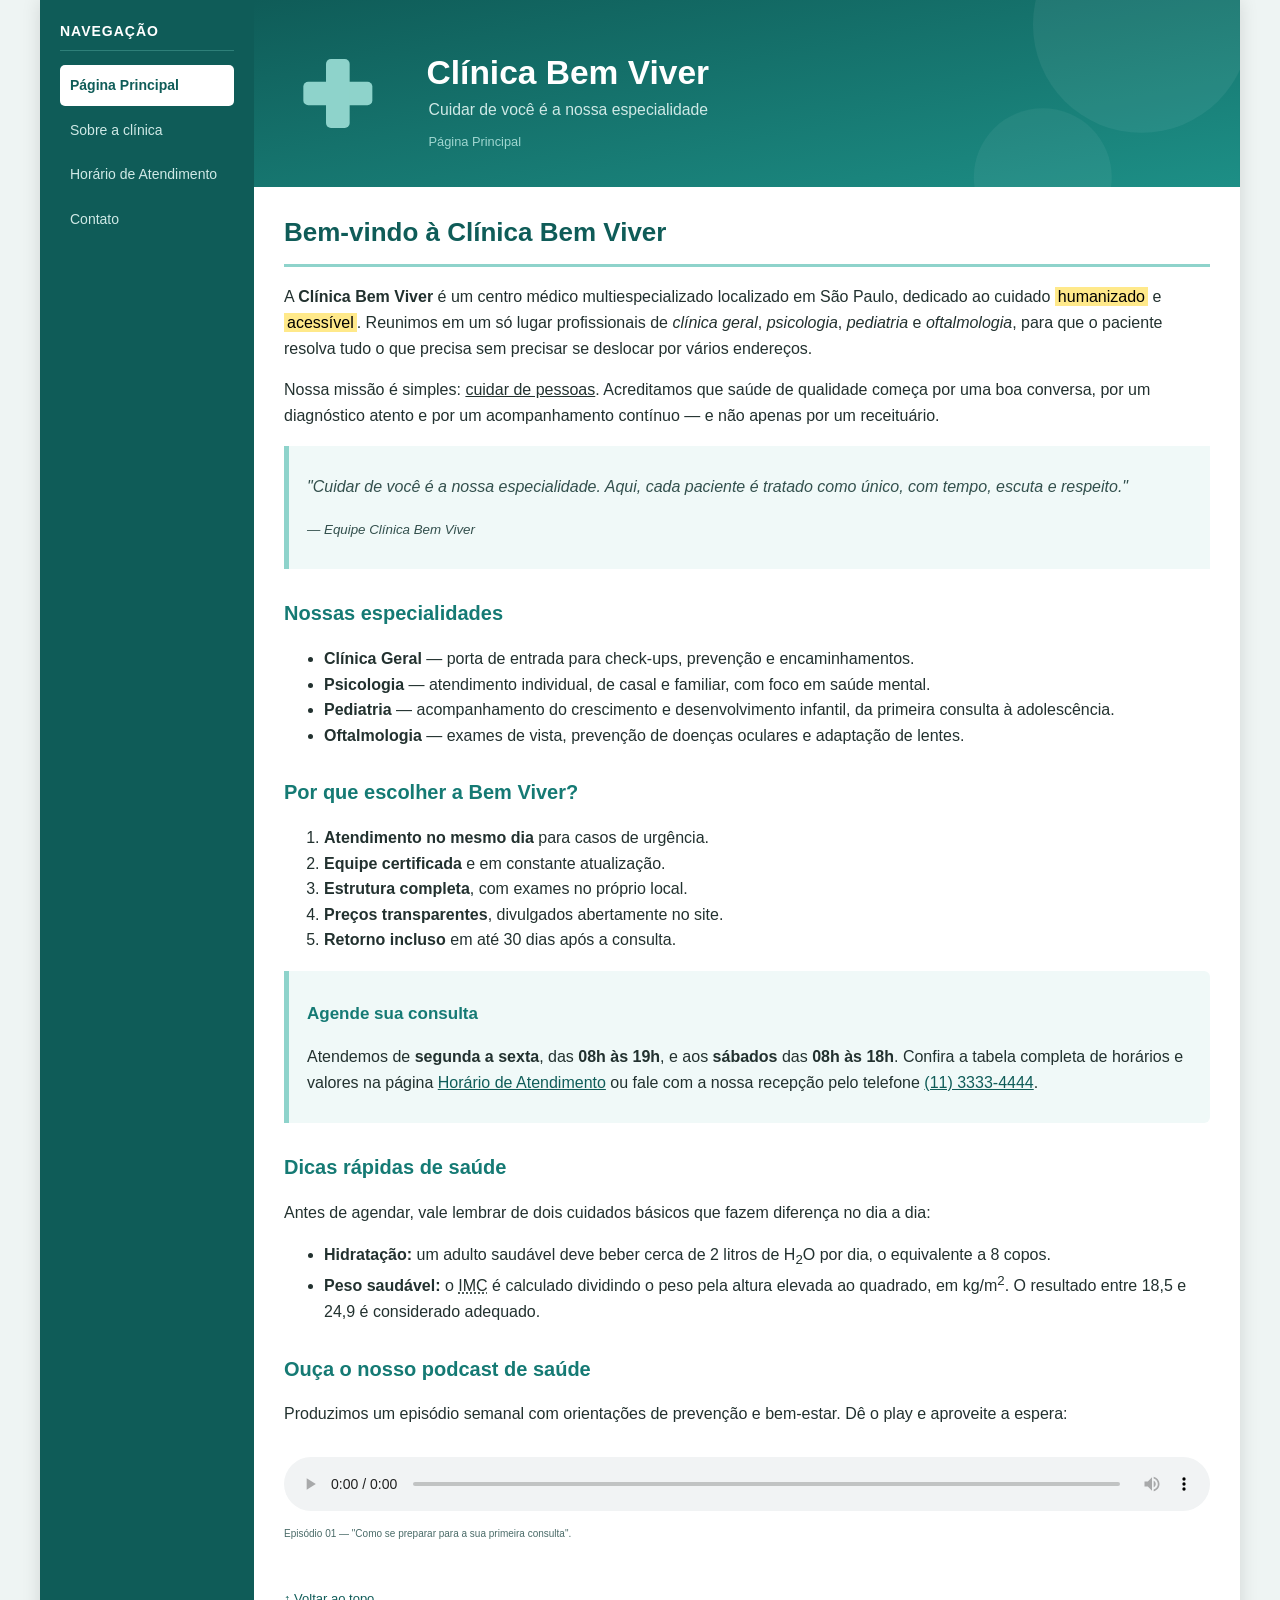
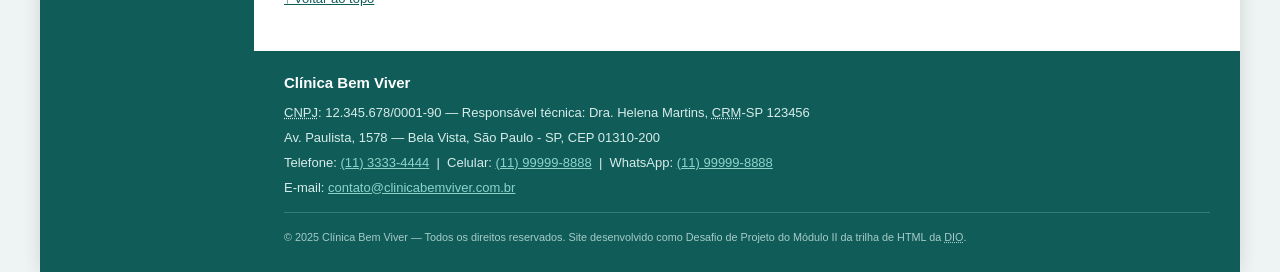
<file: index.html>
<!DOCTYPE html>
<html lang="pt-BR">
<head>
    <meta charset="UTF-8">
    <meta http-equiv="X-UA-Compatible" content="IE=edge">
    <meta name="viewport" content="width=device-width, initial-scale=1.0">
    <meta name="description" content="Clínica Bem Viver - atendimento médico multiespecializado em São Paulo. Clínica geral, psicologia, pediatria e oftalmologia.">
    <title>Clínica Bem Viver - Página Principal</title>
    <link rel="stylesheet" href="base.css">
</head>
<body>
    <div class="wrapper">

        <!-- ==================== MENU ==================== -->
        <nav class="menu">
            <h3>Navegação</h3>
            <ul>
                <li><a class="ativo" href="index.html">Página Principal</a></li>
                <li><a href="sobre.html">Sobre a clínica</a></li>
                <li><a href="horario.html">Horário de Atendimento</a></li>
                <li><a href="contato.html">Contato</a></li>
            </ul>
        </nav>

        <div class="main">

            <!-- ==================== HEADER ==================== -->
            <header class="header">
                <img src="images/principal.svg" alt="Fachada da Clínica Bem Viver com uma cruz médica ao lado do nome">
            </header>

            <!-- ==================== CONTENT ==================== -->
            <main class="content">
                <h1>Bem-vindo à Clínica Bem Viver</h1>

                <p>
                    A <strong>Clínica Bem Viver</strong> é um centro médico multiespecializado
                    localizado em São Paulo, dedicado ao cuidado <mark>humanizado</mark> e
                    <mark>acessível</mark>. Reunimos em um só lugar profissionais de
                    <i>clínica geral</i>, <i>psicologia</i>, <i>pediatria</i> e
                    <i>oftalmologia</i>, para que o paciente resolva tudo o que precisa sem
                    precisar se deslocar por vários endereços.
                </p>

                <p>
                    Nossa missão é simples: <u>cuidar de pessoas</u>. Acreditamos que saúde de
                    qualidade começa por uma boa conversa, por um diagnóstico atento e por um
                    acompanhamento contínuo &mdash; e não apenas por um receituário.
                </p>

                <blockquote>
                    <p>
                        "Cuidar de você é a nossa especialidade. Aqui, cada paciente é tratado
                        como único, com tempo, escuta e respeito."
                    </p>
                    <p><small>&mdash; Equipe Clínica Bem Viver</small></p>
                </blockquote>

                <h2>Nossas especialidades</h2>

                <ul>
                    <li>
                        <strong>Clínica Geral</strong> &mdash; porta de entrada para check-ups,
                        prevenção e encaminhamentos.
                    </li>
                    <li>
                        <strong>Psicologia</strong> &mdash; atendimento individual, de casal e
                        familiar, com foco em saúde mental.
                    </li>
                    <li>
                        <strong>Pediatria</strong> &mdash; acompanhamento do crescimento e
                        desenvolvimento infantil, da primeira consulta à adolescência.
                    </li>
                    <li>
                        <strong>Oftalmologia</strong> &mdash; exames de vista, prevenção de
                        doenças oculares e adaptação de lentes.
                    </li>
                </ul>

                <h2>Por que escolher a Bem Viver?</h2>

                <ol>
                    <li><strong>Atendimento no mesmo dia</strong> para casos de urgência.</li>
                    <li><strong>Equipe certificada</strong> e em constante atualização.</li>
                    <li><strong>Estrutura completa</strong>, com exames no próprio local.</li>
                    <li><strong>Preços transparentes</strong>, divulgados abertamente no site.</li>
                    <li><strong>Retorno incluso</strong> em até 30 dias após a consulta.</li>
                </ol>

                <div class="destaque">
                    <h3>Agende sua consulta</h3>
                    <p>
                        Atendemos de <strong>segunda a sexta</strong>, das <strong>08h às 19h</strong>,
                        e aos <strong>sábados</strong> das <strong>08h às 18h</strong>.
                        Confira a tabela completa de horários e valores na página
                        <a href="horario.html">Horário de Atendimento</a> ou fale com a nossa
                        recepção pelo telefone <a href="tel:+551133334444">(11) 3333-4444</a>.
                    </p>
                </div>

                <h2>Dicas rápidas de saúde</h2>

                <p>
                    Antes de agendar, vale lembrar de dois cuidados básicos que fazem
                    diferença no dia a dia:
                </p>

                <ul>
                    <li>
                        <strong>Hidratação:</strong> um adulto saudável deve beber cerca de
                        2 litros de H<sub>2</sub>O por dia, o equivalente a 8 copos.
                    </li>
                    <li>
                        <strong>Peso saudável:</strong> o
                        <abbr title="Índice de Massa Corporal">IMC</abbr> é calculado dividindo
                        o peso pela altura elevada ao quadrado, em kg/m<sup>2</sup>. O resultado
                        entre 18,5 e 24,9 é considerado adequado.
                    </li>
                </ul>

                <h2>Ouça o nosso podcast de saúde</h2>
                <p>
                    Produzimos um episódio semanal com orientações de prevenção e bem-estar.
                    Dê o play e aproveite a espera:
                </p>
                <figure>
                    <audio controls>
                        <source src="https://www.w3schools.com/html/horse.mp3" type="audio/mpeg">
                        Seu navegador não suporta a reprodução de áudio.
                        <a href="https://www.w3schools.com/html/horse.mp3">Baixe o arquivo aqui</a>.
                    </audio>
                    <figcaption>
                        <small>Episódio 01 &mdash; "Como se preparar para a sua primeira consulta".</small>
                    </figcaption>
                </figure>

                <p><small><a class="voltar-topo" href="#top">&uarr; Voltar ao topo</a></small></p>
            </main>

            <!-- ==================== FOOTER ==================== -->
            <footer class="footer">
                <h4>Clínica Bem Viver</h4>
                <p>
                    <abbr title="Cadastro Nacional da Pessoa Jurídica">CNPJ</abbr>:
                    12.345.678/0001-90 &mdash; Responsável técnica:
                    Dra. Helena Martins, <abbr title="Conselho Regional de Medicina">CRM</abbr>-SP 123456
                </p>
                <p>
                    Av. Paulista, 1578 &mdash; Bela Vista, São Paulo - SP, CEP 01310-200
                </p>
                <p>
                    Telefone: <a href="tel:+551133334444">(11) 3333-4444</a> &nbsp;|&nbsp;
                    Celular: <a href="tel:+5511999998888">(11) 99999-8888</a> &nbsp;|&nbsp;
                    WhatsApp: <a href="https://wa.me/5511999998888" target="_blank" rel="noopener">(11) 99999-8888</a>
                </p>
                <p>
                    E-mail: <a href="mailto:contato@clinicabemviver.com.br">contato@clinicabemviver.com.br</a>
                </p>
                <hr>
                <p>
                    <small>
                        &copy; 2025 Clínica Bem Viver &mdash; Todos os direitos reservados.
                        Site desenvolvido como Desafio de Projeto do Módulo II da trilha de HTML da
                        <abbr title="Digital Innovation One">DIO</abbr>.
                    </small>
                </p>
            </footer>

        </div>
    </div>
</body>
</html>
</file>
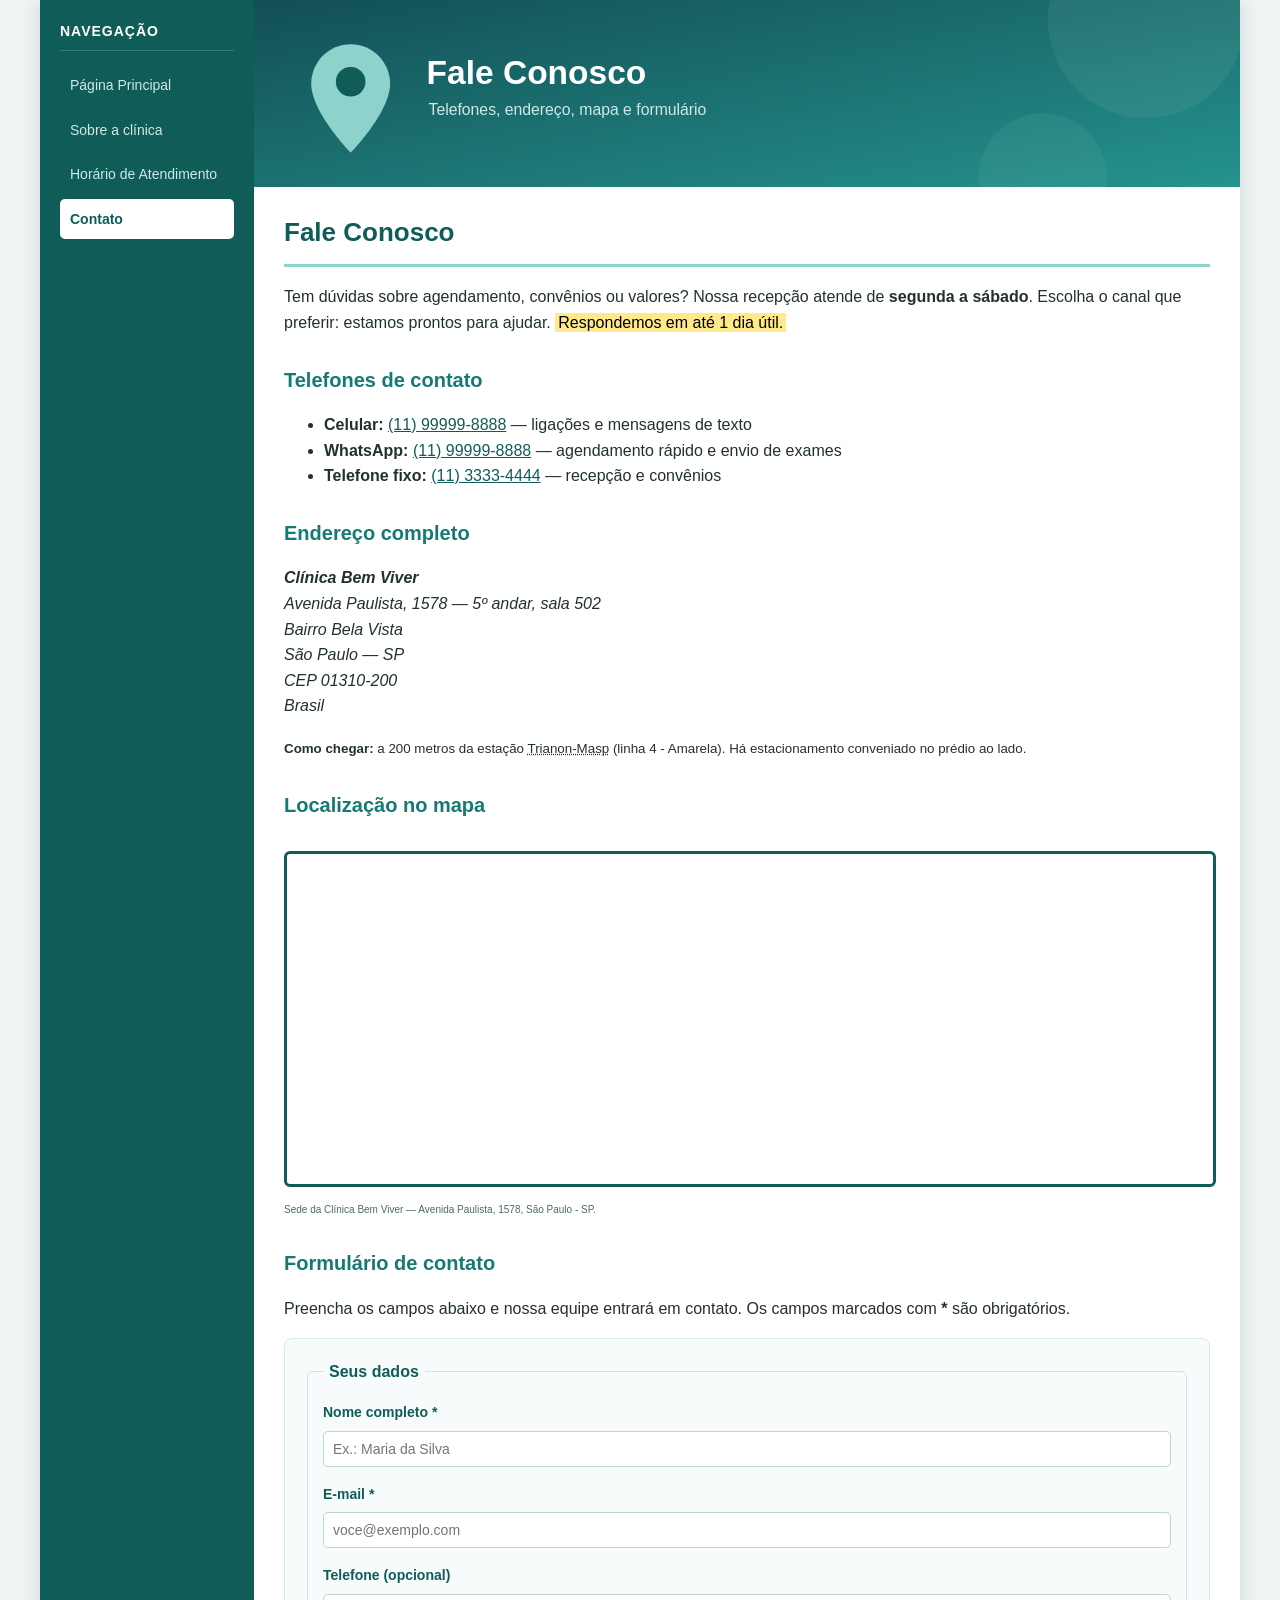
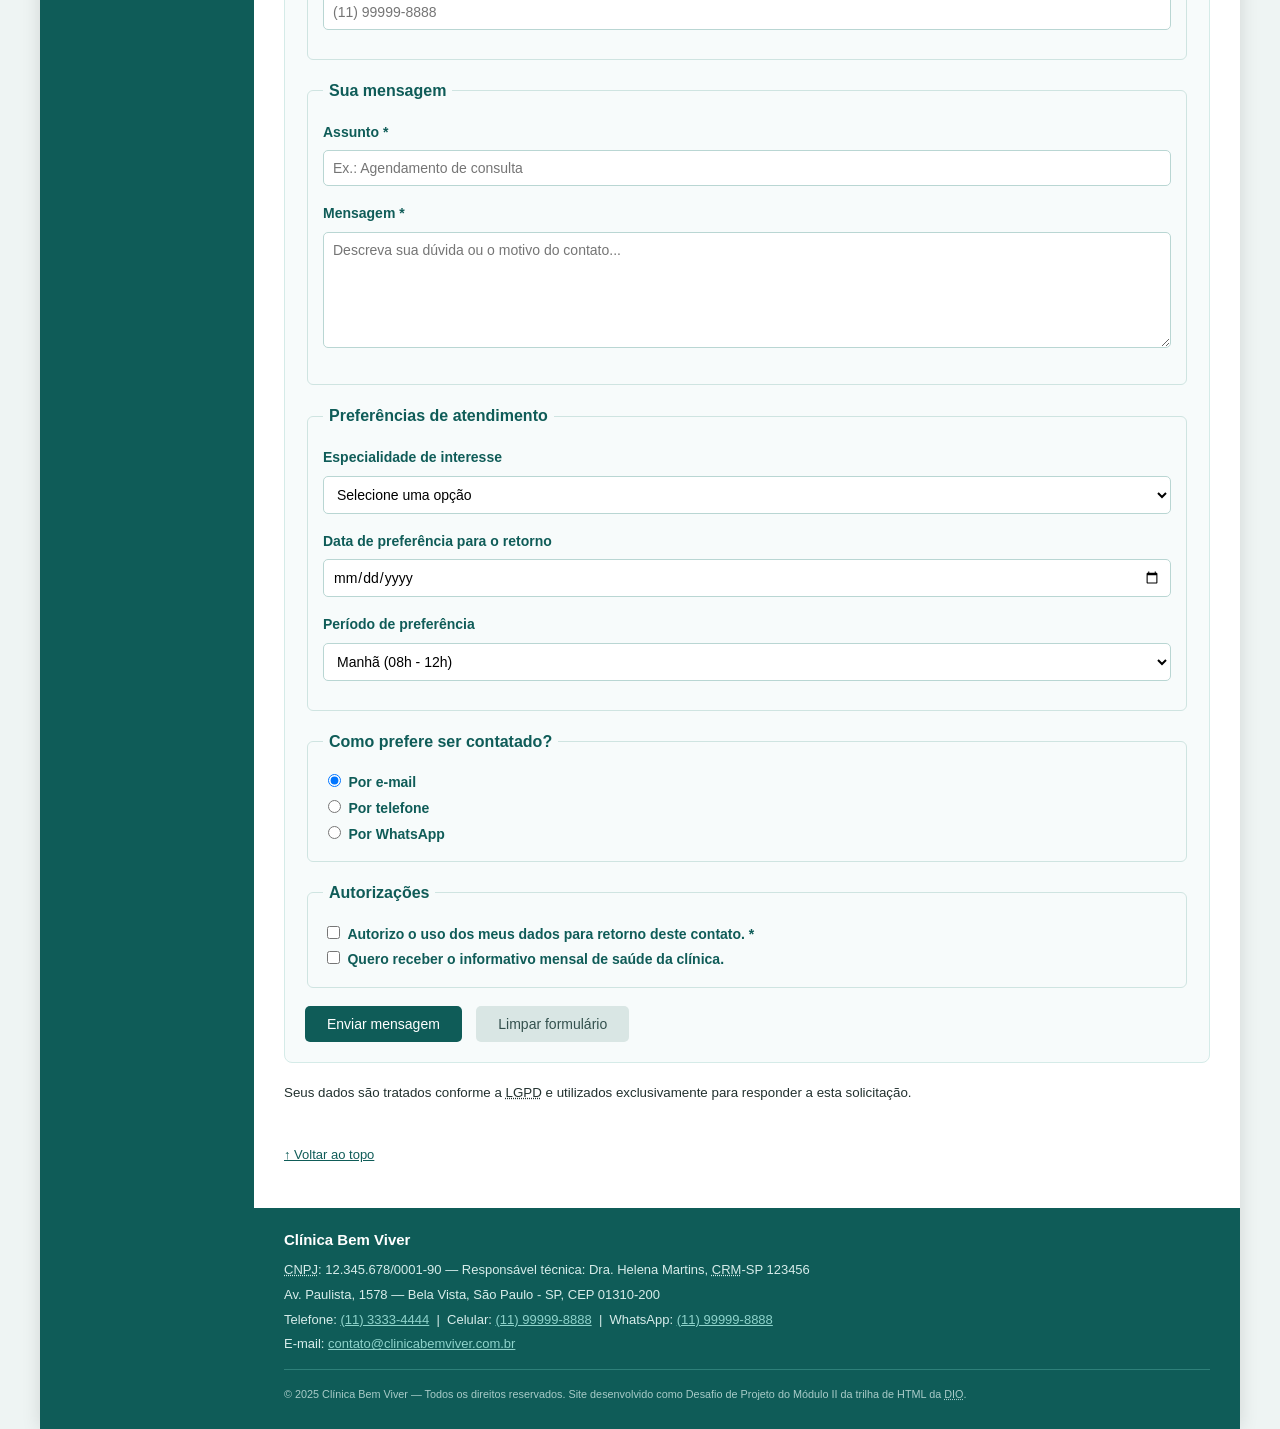
<file: contato.html>
<!DOCTYPE html>
<html lang="pt-BR">
<head>
    <meta charset="UTF-8">
    <meta http-equiv="X-UA-Compatible" content="IE=edge">
    <meta name="viewport" content="width=device-width, initial-scale=1.0">
    <meta name="description" content="Telefones, endereço, mapa e formulário de contato da Clínica Bem Viver em São Paulo.">
    <title>Clínica Bem Viver - Contato</title>
    <link rel="stylesheet" href="base.css">
</head>
<body>
    <div class="wrapper">

        <!-- ==================== MENU ==================== -->
        <nav class="menu">
            <h3>Navegação</h3>
            <ul>
                <li><a href="index.html">Página Principal</a></li>
                <li><a href="sobre.html">Sobre a clínica</a></li>
                <li><a href="horario.html">Horário de Atendimento</a></li>
                <li><a class="ativo" href="contato.html">Contato</a></li>
            </ul>
        </nav>

        <div class="main">

            <!-- ==================== HEADER ==================== -->
            <header class="header">
                <img src="images/contato.svg" alt="Ilustração de um marcador de mapa representando a localização da clínica">
            </header>

            <!-- ==================== CONTENT ==================== -->
            <main class="content">
                <h1>Fale Conosco</h1>

                <p>
                    Tem dúvidas sobre agendamento, convênios ou valores? Nossa recepção
                    atende de <strong>segunda a sábado</strong>. Escolha o canal que preferir:
                    estamos prontos para ajudar. <mark>Respondemos em até 1 dia útil.</mark>
                </p>

                <h2>Telefones de contato</h2>

                <ul>
                    <li>
                        <strong>Celular:</strong>
                        <a href="tel:+5511999998888">(11) 99999-8888</a>
                        &mdash; ligações e mensagens de texto
                    </li>
                    <li>
                        <strong>WhatsApp:</strong>
                        <a href="https://wa.me/5511999998888" target="_blank" rel="noopener">(11) 99999-8888</a>
                        &mdash; agendamento rápido e envio de exames
                    </li>
                    <li>
                        <strong>Telefone fixo:</strong>
                        <a href="tel:+551133334444">(11) 3333-4444</a>
                        &mdash; recepção e convênios
                    </li>
                </ul>

                <h2>Endereço completo</h2>

                <address>
                    <strong>Clínica Bem Viver</strong><br>
                    Avenida Paulista, 1578 &mdash; 5&ordm; andar, sala 502<br>
                    Bairro Bela Vista<br>
                    São Paulo &mdash; SP<br>
                    CEP 01310-200<br>
                    Brasil
                </address>

                <p>
                    <small>
                        <strong>Como chegar:</strong> a 200 metros da estação
                        <abbr title="Estação da linha amarela do metrô de São Paulo">Trianon-Masp</abbr>
                        (linha 4 - Amarela). Há estacionamento conveniado no prédio ao lado.
                    </small>
                </p>

                <h2>Localização no mapa</h2>

                <figure>
                    <iframe
                        class="mapa"
                        src="https://www.google.com/maps/embed?pb=!1m18!1m12!1m3!1d3657.123!2d-46.6559!3d-23.5614!2m3!1f0!2f0!3f0!3m2!1i1024!2i768!4f13.1!3m3!1m2!1s0x0%3A0x0!2sAvenida%20Paulista%2C%201578%20-%20Bela%20Vista%2C%20S%C3%A3o%20Paulo%20-%20SP%2C%2001310-200!5e0!3m2!1spt-BR!2sbr!4v1700000000000!5m2!1spt-BR!2sbr"
                        title="Mapa do Google mostrando a localização da Clínica Bem Viver na Avenida Paulista, 1578"
                        loading="lazy"
                        referrerpolicy="no-referrer-when-downgrade"
                        allowfullscreen>
                        Seu navegador não suporta iframes.
                        <a href="https://www.google.com/maps/search/?api=1&amp;query=Avenida+Paulista+1578+Sao+Paulo" target="_blank" rel="noopener">
                            Abra o mapa em uma nova aba
                        </a>.
                    </iframe>
                    <figcaption>
                        <small>Sede da Clínica Bem Viver &mdash; Avenida Paulista, 1578, São Paulo - SP.</small>
                    </figcaption>
                </figure>

                <h2>Formulário de contato</h2>

                <p>
                    Preencha os campos abaixo e nossa equipe entrará em contato. Os campos
                    marcados com <strong>*</strong> são obrigatórios.
                </p>

                <form action="#" method="post">

                    <fieldset>
                        <legend>Seus dados</legend>

                        <label for="nome">Nome completo *</label>
                        <input type="text" id="nome" name="nome" placeholder="Ex.: Maria da Silva"
                               maxlength="80" required>

                        <label for="email">E-mail *</label>
                        <input type="email" id="email" name="email" placeholder="voce@exemplo.com"
                               required>

                        <label for="telefone">Telefone (opcional)</label>
                        <input type="tel" id="telefone" name="telefone"
                               placeholder="(11) 99999-8888" pattern="\([0-9]{2}\) [0-9]{4,5}-[0-9]{4}">
                    </fieldset>

                    <fieldset>
                        <legend>Sua mensagem</legend>

                        <label for="assunto">Assunto *</label>
                        <input type="text" id="assunto" name="assunto"
                               placeholder="Ex.: Agendamento de consulta" maxlength="100" required>

                        <label for="mensagem">Mensagem *</label>
                        <textarea id="mensagem" name="mensagem" rows="6"
                                  placeholder="Descreva sua dúvida ou o motivo do contato..."
                                  required></textarea>
                    </fieldset>

                    <fieldset>
                        <legend>Preferências de atendimento</legend>

                        <label for="especialidade">Especialidade de interesse</label>
                        <select id="especialidade" name="especialidade">
                            <option value="">Selecione uma opção</option>
                            <option value="clinica-geral">Clínica geral</option>
                            <option value="psicologia">Psicologia</option>
                            <option value="pediatria">Pediatria</option>
                            <option value="oftalmologia">Oftalmologia</option>
                        </select>

                        <label for="data">Data de preferência para o retorno</label>
                        <input type="date" id="data" name="data">

                        <label for="horario-pref">Período de preferência</label>
                        <select id="horario-pref" name="horario-pref">
                            <option value="manha">Manhã (08h - 12h)</option>
                            <option value="tarde">Tarde (12h - 19h)</option>
                            <option value="sabado">Sábado</option>
                        </select>
                    </fieldset>

                    <fieldset>
                        <legend>Como prefere ser contatado?</legend>

                        <input type="radio" id="contato-email" name="via-contato" value="email" checked>
                        <label for="contato-email">Por e-mail</label><br>

                        <input type="radio" id="contato-telefone" name="via-contato" value="telefone">
                        <label for="contato-telefone">Por telefone</label><br>

                        <input type="radio" id="contato-whatsapp" name="via-contato" value="whatsapp">
                        <label for="contato-whatsapp">Por WhatsApp</label>
                    </fieldset>

                    <fieldset>
                        <legend>Autorizações</legend>

                        <input type="checkbox" id="aceite" name="aceite" required>
                        <label for="aceite">
                            Autorizo o uso dos meus dados para retorno deste contato. *
                        </label><br>

                        <input type="checkbox" id="newsletter" name="newsletter">
                        <label for="newsletter">
                            Quero receber o informativo mensal de saúde da clínica.
                        </label>
                    </fieldset>

                    <button type="submit">Enviar mensagem</button>
                    <button type="reset">Limpar formulário</button>

                </form>

                <p>
                    <small>
                        Seus dados são tratados conforme a
                        <abbr title="Lei Geral de Proteção de Dados Pessoais, Lei nº 13.709/2018">LGPD</abbr>
                        e utilizados exclusivamente para responder a esta solicitação.
                    </small>
                </p>

                <p><small><a class="voltar-topo" href="#top">&uarr; Voltar ao topo</a></small></p>
            </main>

            <!-- ==================== FOOTER ==================== -->
            <footer class="footer">
                <h4>Clínica Bem Viver</h4>
                <p>
                    <abbr title="Cadastro Nacional da Pessoa Jurídica">CNPJ</abbr>:
                    12.345.678/0001-90 &mdash; Responsável técnica:
                    Dra. Helena Martins, <abbr title="Conselho Regional de Medicina">CRM</abbr>-SP 123456
                </p>
                <p>
                    Av. Paulista, 1578 &mdash; Bela Vista, São Paulo - SP, CEP 01310-200
                </p>
                <p>
                    Telefone: <a href="tel:+551133334444">(11) 3333-4444</a> &nbsp;|&nbsp;
                    Celular: <a href="tel:+5511999998888">(11) 99999-8888</a> &nbsp;|&nbsp;
                    WhatsApp: <a href="https://wa.me/5511999998888" target="_blank" rel="noopener">(11) 99999-8888</a>
                </p>
                <p>
                    E-mail: <a href="mailto:contato@clinicabemviver.com.br">contato@clinicabemviver.com.br</a>
                </p>
                <hr>
                <p>
                    <small>
                        &copy; 2025 Clínica Bem Viver &mdash; Todos os direitos reservados.
                        Site desenvolvido como Desafio de Projeto do Módulo II da trilha de HTML da
                        <abbr title="Digital Innovation One">DIO</abbr>.
                    </small>
                </p>
            </footer>

        </div>
    </div>
</body>
</html>
</file>
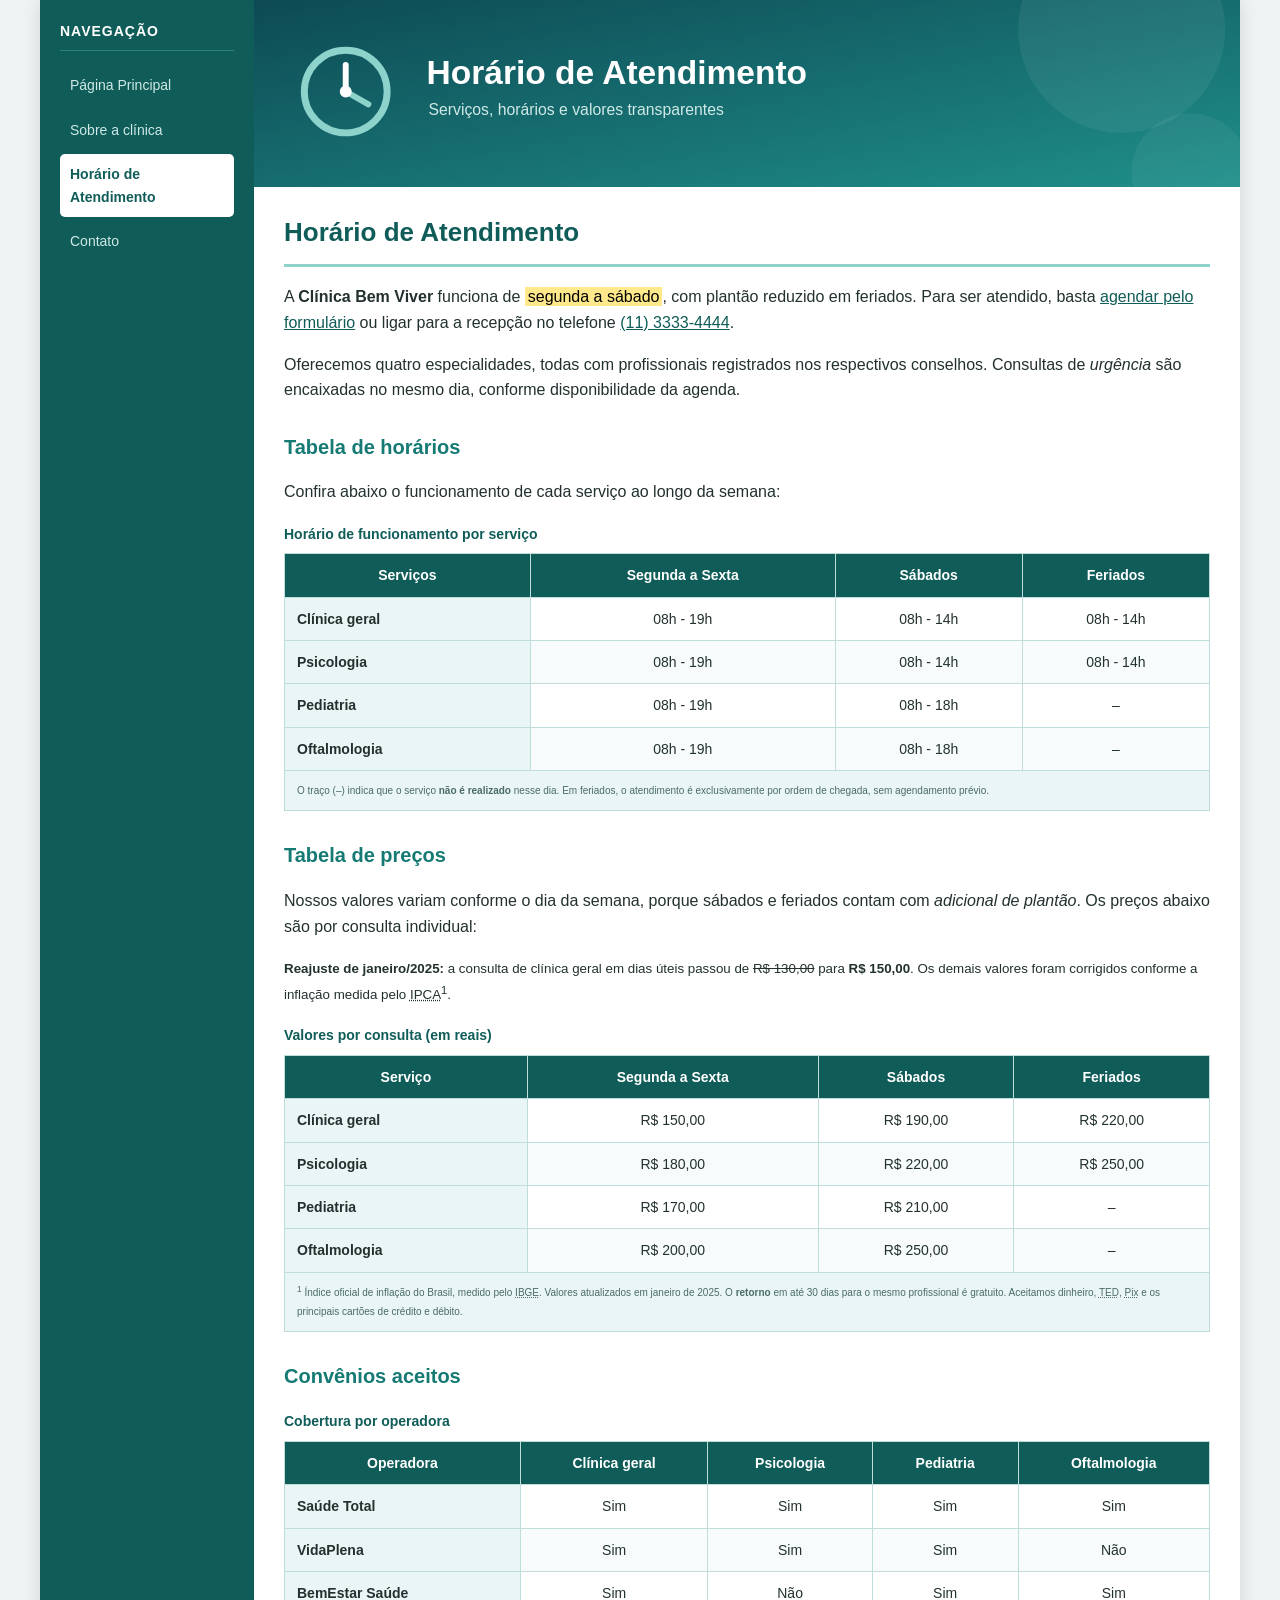
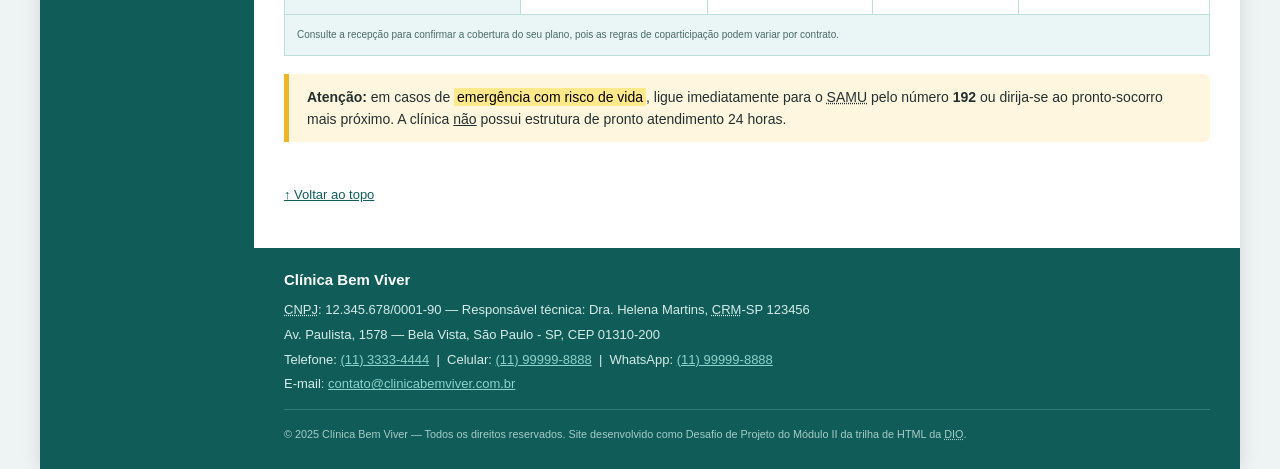
<file: horario.html>
<!DOCTYPE html>
<html lang="pt-BR">
<head>
    <meta charset="UTF-8">
    <meta http-equiv="X-UA-Compatible" content="IE=edge">
    <meta name="viewport" content="width=device-width, initial-scale=1.0">
    <meta name="description" content="Horários de atendimento e tabela de preços por especialidade da Clínica Bem Viver.">
    <title>Clínica Bem Viver - Horário de Atendimento</title>
    <link rel="stylesheet" href="base.css">
</head>
<body>
    <div class="wrapper">

        <!-- ==================== MENU ==================== -->
        <nav class="menu">
            <h3>Navegação</h3>
            <ul>
                <li><a href="index.html">Página Principal</a></li>
                <li><a href="sobre.html">Sobre a clínica</a></li>
                <li><a class="ativo" href="horario.html">Horário de Atendimento</a></li>
                <li><a href="contato.html">Contato</a></li>
            </ul>
        </nav>

        <div class="main">

            <!-- ==================== HEADER ==================== -->
            <header class="header">
                <img src="images/horario.svg" alt="Ilustração de um relógio representando os horários de atendimento">
            </header>

            <!-- ==================== CONTENT ==================== -->
            <main class="content">
                <h1>Horário de Atendimento</h1>

                <p>
                    A <strong>Clínica Bem Viver</strong> funciona de <mark>segunda a sábado</mark>,
                    com plantão reduzido em feriados. Para ser atendido, basta
                    <a href="contato.html">agendar pelo formulário</a> ou ligar para a recepção
                    no telefone <a href="tel:+551133334444">(11) 3333-4444</a>.
                </p>

                <p>
                    Oferecemos quatro especialidades, todas com profissionais registrados nos
                    respectivos conselhos. Consultas de <i>urgência</i> são encaixadas no mesmo
                    dia, conforme disponibilidade da agenda.
                </p>

                <h2>Tabela de horários</h2>

                <p>
                    Confira abaixo o funcionamento de cada serviço ao longo da semana:
                </p>

                <table>
                    <caption>Horário de funcionamento por serviço</caption>
                    <thead>
                        <tr>
                            <th scope="col">Serviços</th>
                            <th scope="col">Segunda a Sexta</th>
                            <th scope="col">Sábados</th>
                            <th scope="col">Feriados</th>
                        </tr>
                    </thead>
                    <tbody>
                        <tr>
                            <th scope="row">Clínica geral</th>
                            <td>08h - 19h</td>
                            <td>08h - 14h</td>
                            <td>08h - 14h</td>
                        </tr>
                        <tr>
                            <th scope="row">Psicologia</th>
                            <td>08h - 19h</td>
                            <td>08h - 14h</td>
                            <td>08h - 14h</td>
                        </tr>
                        <tr>
                            <th scope="row">Pediatria</th>
                            <td>08h - 19h</td>
                            <td>08h - 18h</td>
                            <td>&ndash;</td>
                        </tr>
                        <tr>
                            <th scope="row">Oftalmologia</th>
                            <td>08h - 19h</td>
                            <td>08h - 18h</td>
                            <td>&ndash;</td>
                        </tr>
                    </tbody>
                    <tfoot>
                        <tr>
                            <td colspan="4">
                                <small>
                                    O traço (&ndash;) indica que o serviço <strong>não é realizado</strong>
                                    nesse dia. Em feriados, o atendimento é exclusivamente por ordem
                                    de chegada, sem agendamento prévio.
                                </small>
                            </td>
                        </tr>
                    </tfoot>
                </table>

                <h2>Tabela de preços</h2>

                <p>
                    Nossos valores variam conforme o dia da semana, porque sábados e feriados
                    contam com <i>adicional de plantão</i>. Os preços abaixo são por consulta
                    individual:
                </p>

                <p>
                    <small>
                        <strong>Reajuste de janeiro/2025:</strong> a consulta de clínica geral
                        em dias úteis passou de <del>R$ 130,00</del> para <strong>R$ 150,00</strong>.
                        Os demais valores foram corrigidos conforme a inflação medida pelo
                        <abbr title="Índice Nacional de Preços ao Consumidor Amplo">IPCA</abbr><sup>1</sup>.
                    </small>
                </p>

                <table>
                    <caption>Valores por consulta (em reais)</caption>
                    <thead>
                        <tr>
                            <th scope="col">Serviço</th>
                            <th scope="col">Segunda a Sexta</th>
                            <th scope="col">Sábados</th>
                            <th scope="col">Feriados</th>
                        </tr>
                    </thead>
                    <tbody>
                        <tr>
                            <th scope="row">Clínica geral</th>
                            <td>R$ 150,00</td>
                            <td>R$ 190,00</td>
                            <td>R$ 220,00</td>
                        </tr>
                        <tr>
                            <th scope="row">Psicologia</th>
                            <td>R$ 180,00</td>
                            <td>R$ 220,00</td>
                            <td>R$ 250,00</td>
                        </tr>
                        <tr>
                            <th scope="row">Pediatria</th>
                            <td>R$ 170,00</td>
                            <td>R$ 210,00</td>
                            <td>&ndash;</td>
                        </tr>
                        <tr>
                            <th scope="row">Oftalmologia</th>
                            <td>R$ 200,00</td>
                            <td>R$ 250,00</td>
                            <td>&ndash;</td>
                        </tr>
                    </tbody>
                    <tfoot>
                        <tr>
                            <td colspan="4">
                                <small>
                                    <sup>1</sup> Índice oficial de inflação do Brasil, medido pelo
                                    <abbr title="Instituto Brasileiro de Geografia e Estatística">IBGE</abbr>.
                                    Valores atualizados em janeiro de 2025. O <strong>retorno</strong>
                                    em até 30 dias para o mesmo profissional é gratuito.
                                    Aceitamos dinheiro, <abbr title="Transferência Eletrônica Disponível">TED</abbr>,
                                    <abbr title="Pix é o sistema de pagamentos instantâneos do Banco Central do Brasil">Pix</abbr>
                                    e os principais cartões de crédito e débito.
                                </small>
                            </td>
                        </tr>
                    </tfoot>
                </table>

                <h2>Convênios aceitos</h2>

                <table>
                    <caption>Cobertura por operadora</caption>
                    <thead>
                        <tr>
                            <th scope="col">Operadora</th>
                            <th scope="col">Clínica geral</th>
                            <th scope="col">Psicologia</th>
                            <th scope="col">Pediatria</th>
                            <th scope="col">Oftalmologia</th>
                        </tr>
                    </thead>
                    <tbody>
                        <tr>
                            <th scope="row">Saúde Total</th>
                            <td>Sim</td>
                            <td>Sim</td>
                            <td>Sim</td>
                            <td>Sim</td>
                        </tr>
                        <tr>
                            <th scope="row">VidaPlena</th>
                            <td>Sim</td>
                            <td>Sim</td>
                            <td>Sim</td>
                            <td>Não</td>
                        </tr>
                        <tr>
                            <th scope="row">BemEstar Saúde</th>
                            <td>Sim</td>
                            <td>Não</td>
                            <td>Sim</td>
                            <td>Sim</td>
                        </tr>
                    </tbody>
                    <tfoot>
                        <tr>
                            <td colspan="5">
                                <small>
                                    Consulte a recepção para confirmar a cobertura do seu plano,
                                    pois as regras de coparticipação podem variar por contrato.
                                </small>
                            </td>
                        </tr>
                    </tfoot>
                </table>

                <div class="aviso">
                    <strong>Atenção:</strong> em casos de <mark>emergência com risco de vida</mark>,
                    ligue imediatamente para o <abbr title="Serviço de Atendimento Móvel de Urgência">SAMU</abbr>
                    pelo número <strong>192</strong> ou dirija-se ao pronto-socorro mais próximo.
                    A clínica <u>não</u> possui estrutura de pronto atendimento 24 horas.
                </div>

                <p><small><a class="voltar-topo" href="#top">&uarr; Voltar ao topo</a></small></p>
            </main>

            <!-- ==================== FOOTER ==================== -->
            <footer class="footer">
                <h4>Clínica Bem Viver</h4>
                <p>
                    <abbr title="Cadastro Nacional da Pessoa Jurídica">CNPJ</abbr>:
                    12.345.678/0001-90 &mdash; Responsável técnica:
                    Dra. Helena Martins, <abbr title="Conselho Regional de Medicina">CRM</abbr>-SP 123456
                </p>
                <p>
                    Av. Paulista, 1578 &mdash; Bela Vista, São Paulo - SP, CEP 01310-200
                </p>
                <p>
                    Telefone: <a href="tel:+551133334444">(11) 3333-4444</a> &nbsp;|&nbsp;
                    Celular: <a href="tel:+5511999998888">(11) 99999-8888</a> &nbsp;|&nbsp;
                    WhatsApp: <a href="https://wa.me/5511999998888" target="_blank" rel="noopener">(11) 99999-8888</a>
                </p>
                <p>
                    E-mail: <a href="mailto:contato@clinicabemviver.com.br">contato@clinicabemviver.com.br</a>
                </p>
                <hr>
                <p>
                    <small>
                        &copy; 2025 Clínica Bem Viver &mdash; Todos os direitos reservados.
                        Site desenvolvido como Desafio de Projeto do Módulo II da trilha de HTML da
                        <abbr title="Digital Innovation One">DIO</abbr>.
                    </small>
                </p>
            </footer>

        </div>
    </div>
</body>
</html>
</file>
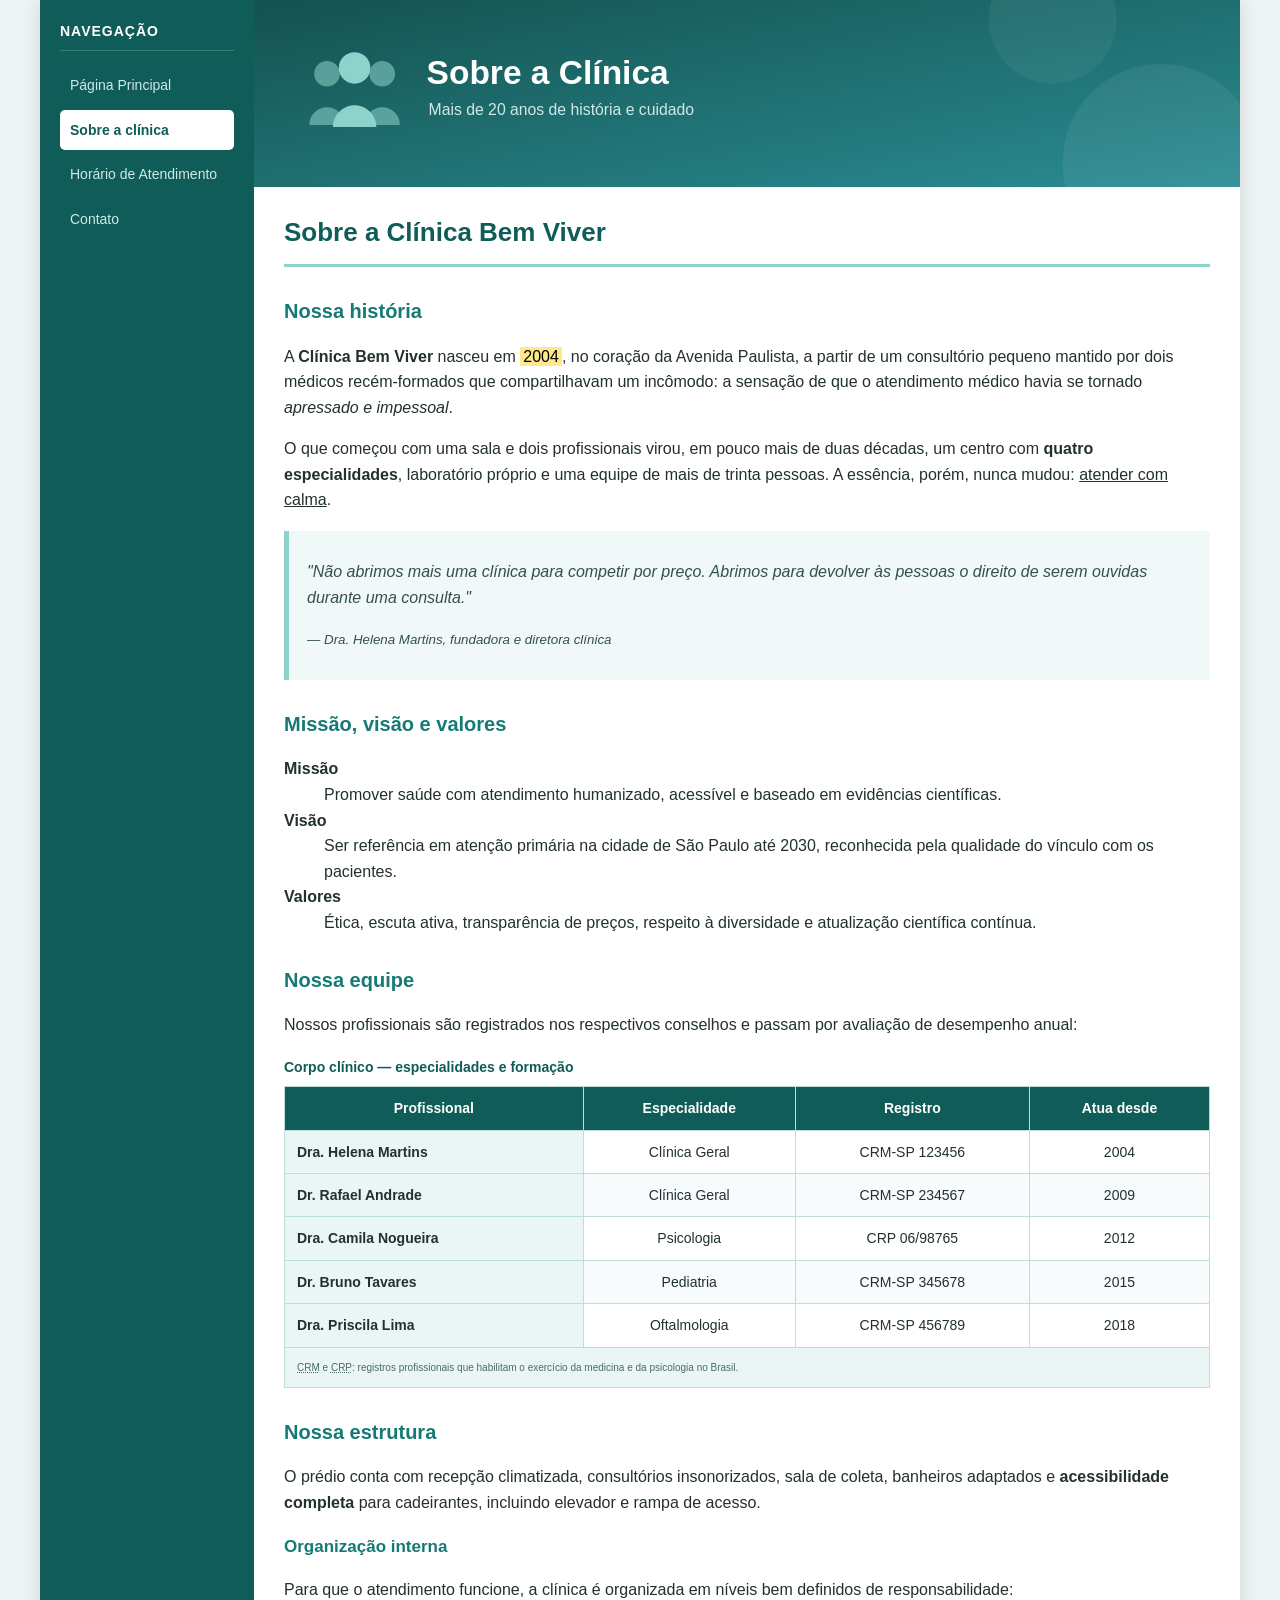
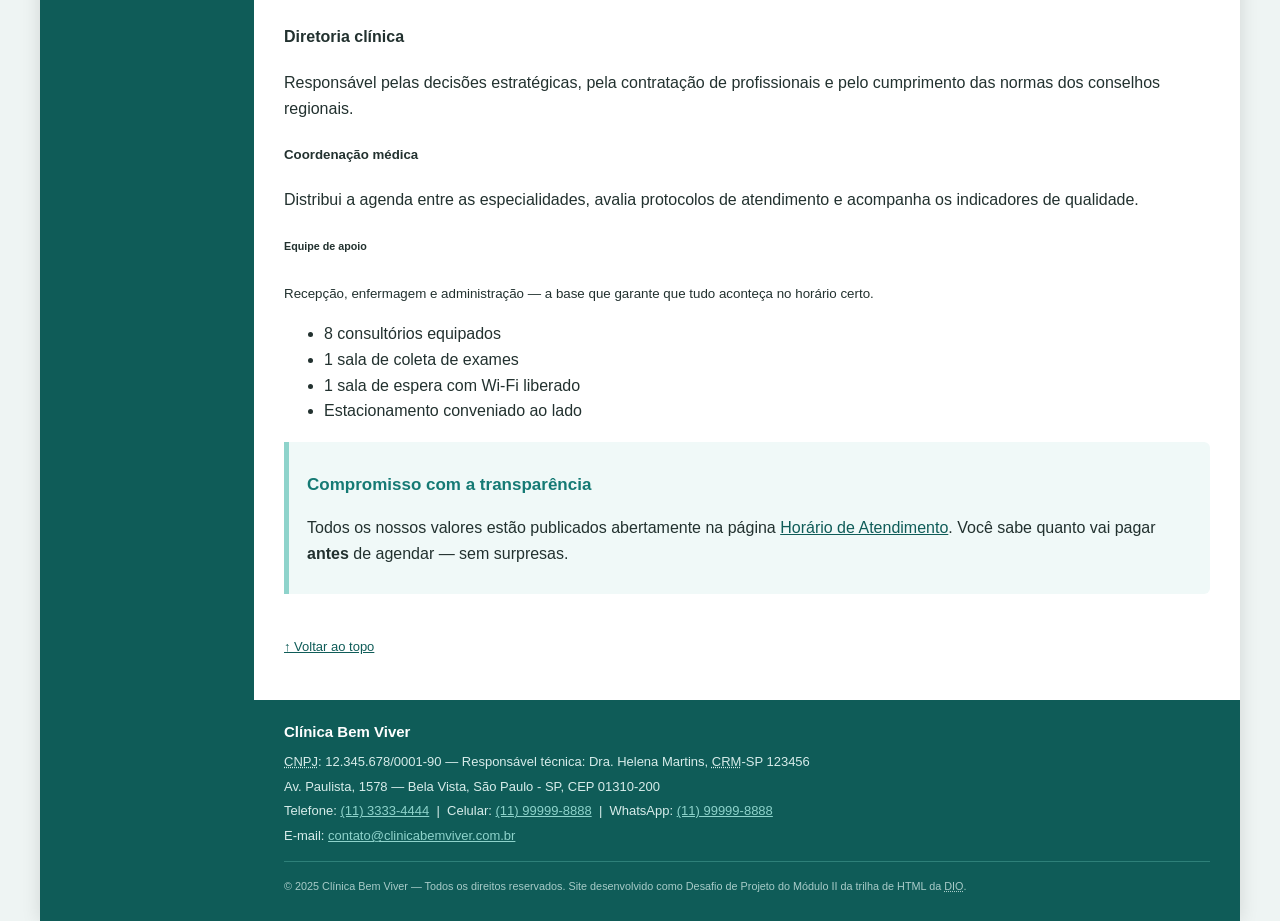
<file: sobre.html>
<!DOCTYPE html>
<html lang="pt-BR">
<head>
    <meta charset="UTF-8">
    <meta http-equiv="X-UA-Compatible" content="IE=edge">
    <meta name="viewport" content="width=device-width, initial-scale=1.0">
    <meta name="description" content="Conheça a história, a missão, os valores e a equipe da Clínica Bem Viver.">
    <title>Clínica Bem Viver - Sobre a Clínica</title>
    <link rel="stylesheet" href="base.css">
</head>
<body>
    <div class="wrapper">

        <!-- ==================== MENU ==================== -->
        <nav class="menu">
            <h3>Navegação</h3>
            <ul>
                <li><a href="index.html">Página Principal</a></li>
                <li><a class="ativo" href="sobre.html">Sobre a clínica</a></li>
                <li><a href="horario.html">Horário de Atendimento</a></li>
                <li><a href="contato.html">Contato</a></li>
            </ul>
        </nav>

        <div class="main">

            <!-- ==================== HEADER ==================== -->
            <header class="header">
                <img src="images/sobre.svg" alt="Ilustração da equipe médica da Clínica Bem Viver">
            </header>

            <!-- ==================== CONTENT ==================== -->
            <main class="content">
                <h1>Sobre a Clínica Bem Viver</h1>

                <h2>Nossa história</h2>

                <p>
                    A <strong>Clínica Bem Viver</strong> nasceu em <mark>2004</mark>, no coração
                    da Avenida Paulista, a partir de um consultório pequeno mantido por dois
                    médicos recém-formados que compartilhavam um incômodo: a sensação de que
                    o atendimento médico havia se tornado <i>apressado e impessoal</i>.
                </p>

                <p>
                    O que começou com uma sala e dois profissionais virou, em pouco mais de
                    duas décadas, um centro com <strong>quatro especialidades</strong>,
                    laboratório próprio e uma equipe de mais de trinta pessoas. A essência,
                    porém, nunca mudou: <u>atender com calma</u>.
                </p>

                <blockquote>
                    <p>
                        "Não abrimos mais uma clínica para competir por preço. Abrimos para
                        devolver às pessoas o direito de serem ouvidas durante uma consulta."
                    </p>
                    <p><small>&mdash; Dra. Helena Martins, fundadora e diretora clínica</small></p>
                </blockquote>

                <h2>Missão, visão e valores</h2>

                <dl>
                    <dt><strong>Missão</strong></dt>
                    <dd>
                        Promover saúde com atendimento humanizado, acessível e baseado em
                        evidências científicas.
                    </dd>

                    <dt><strong>Visão</strong></dt>
                    <dd>
                        Ser referência em atenção primária na cidade de São Paulo até 2030,
                        reconhecida pela qualidade do vínculo com os pacientes.
                    </dd>

                    <dt><strong>Valores</strong></dt>
                    <dd>
                        Ética, escuta ativa, transparência de preços, respeito à diversidade e
                        atualização científica contínua.
                    </dd>
                </dl>

                <h2>Nossa equipe</h2>

                <p>
                    Nossos profissionais são registrados nos respectivos conselhos e passam por
                    avaliação de desempenho anual:
                </p>

                <table>
                    <caption>Corpo clínico &mdash; especialidades e formação</caption>
                    <thead>
                        <tr>
                            <th scope="col">Profissional</th>
                            <th scope="col">Especialidade</th>
                            <th scope="col">Registro</th>
                            <th scope="col">Atua desde</th>
                        </tr>
                    </thead>
                    <tbody>
                        <tr>
                            <th scope="row">Dra. Helena Martins</th>
                            <td>Clínica Geral</td>
                            <td>CRM-SP 123456</td>
                            <td>2004</td>
                        </tr>
                        <tr>
                            <th scope="row">Dr. Rafael Andrade</th>
                            <td>Clínica Geral</td>
                            <td>CRM-SP 234567</td>
                            <td>2009</td>
                        </tr>
                        <tr>
                            <th scope="row">Dra. Camila Nogueira</th>
                            <td>Psicologia</td>
                            <td>CRP 06/98765</td>
                            <td>2012</td>
                        </tr>
                        <tr>
                            <th scope="row">Dr. Bruno Tavares</th>
                            <td>Pediatria</td>
                            <td>CRM-SP 345678</td>
                            <td>2015</td>
                        </tr>
                        <tr>
                            <th scope="row">Dra. Priscila Lima</th>
                            <td>Oftalmologia</td>
                            <td>CRM-SP 456789</td>
                            <td>2018</td>
                        </tr>
                    </tbody>
                    <tfoot>
                        <tr>
                            <td colspan="4">
                                <small>
                                    <abbr title="Conselho Regional de Medicina">CRM</abbr> e
                                    <abbr title="Conselho Regional de Psicologia">CRP</abbr>:
                                    registros profissionais que habilitam o exercício da medicina
                                    e da psicologia no Brasil.
                                </small>
                            </td>
                        </tr>
                    </tfoot>
                </table>

                <h2>Nossa estrutura</h2>

                <p>
                    O prédio conta com recepção climatizada, consultórios insonorizados,
                    sala de coleta, banheiros adaptados e <strong>acessibilidade completa</strong>
                    para cadeirantes, incluindo elevador e rampa de acesso.
                </p>

                <h3>Organização interna</h3>

                <p>
                    Para que o atendimento funcione, a clínica é organizada em níveis bem
                    definidos de responsabilidade:
                </p>

                <h4>Diretoria clínica</h4>
                <p>
                    Responsável pelas decisões estratégicas, pela contratação de
                    profissionais e pelo cumprimento das normas dos conselhos regionais.
                </p>

                <h5>Coordenação médica</h5>
                <p>
                    Distribui a agenda entre as especialidades, avalia protocolos de
                    atendimento e acompanha os indicadores de qualidade.
                </p>

                <h6>Equipe de apoio</h6>
                <p>
                    <small>
                        Recepção, enfermagem e administração &mdash; a base que garante que
                        tudo aconteça no horário certo.
                    </small>
                </p>

                <ul>
                    <li>8 consultórios equipados</li>
                    <li>1 sala de coleta de exames</li>
                    <li>1 sala de espera com Wi-Fi liberado</li>
                    <li>Estacionamento conveniado ao lado</li>
                </ul>

                <div class="destaque">
                    <h3>Compromisso com a transparência</h3>
                    <p>
                        Todos os nossos valores estão publicados abertamente na página
                        <a href="horario.html">Horário de Atendimento</a>. Você sabe quanto vai
                        pagar <strong>antes</strong> de agendar &mdash; sem surpresas.
                    </p>
                </div>

                <p><small><a class="voltar-topo" href="#top">&uarr; Voltar ao topo</a></small></p>
            </main>

            <!-- ==================== FOOTER ==================== -->
            <footer class="footer">
                <h4>Clínica Bem Viver</h4>
                <p>
                    <abbr title="Cadastro Nacional da Pessoa Jurídica">CNPJ</abbr>:
                    12.345.678/0001-90 &mdash; Responsável técnica:
                    Dra. Helena Martins, <abbr title="Conselho Regional de Medicina">CRM</abbr>-SP 123456
                </p>
                <p>
                    Av. Paulista, 1578 &mdash; Bela Vista, São Paulo - SP, CEP 01310-200
                </p>
                <p>
                    Telefone: <a href="tel:+551133334444">(11) 3333-4444</a> &nbsp;|&nbsp;
                    Celular: <a href="tel:+5511999998888">(11) 99999-8888</a> &nbsp;|&nbsp;
                    WhatsApp: <a href="https://wa.me/5511999998888" target="_blank" rel="noopener">(11) 99999-8888</a>
                </p>
                <p>
                    E-mail: <a href="mailto:contato@clinicabemviver.com.br">contato@clinicabemviver.com.br</a>
                </p>
                <hr>
                <p>
                    <small>
                        &copy; 2025 Clínica Bem Viver &mdash; Todos os direitos reservados.
                        Site desenvolvido como Desafio de Projeto do Módulo II da trilha de HTML da
                        <abbr title="Digital Innovation One">DIO</abbr>.
                    </small>
                </p>
            </footer>

        </div>
    </div>
</body>
</html>
</file>
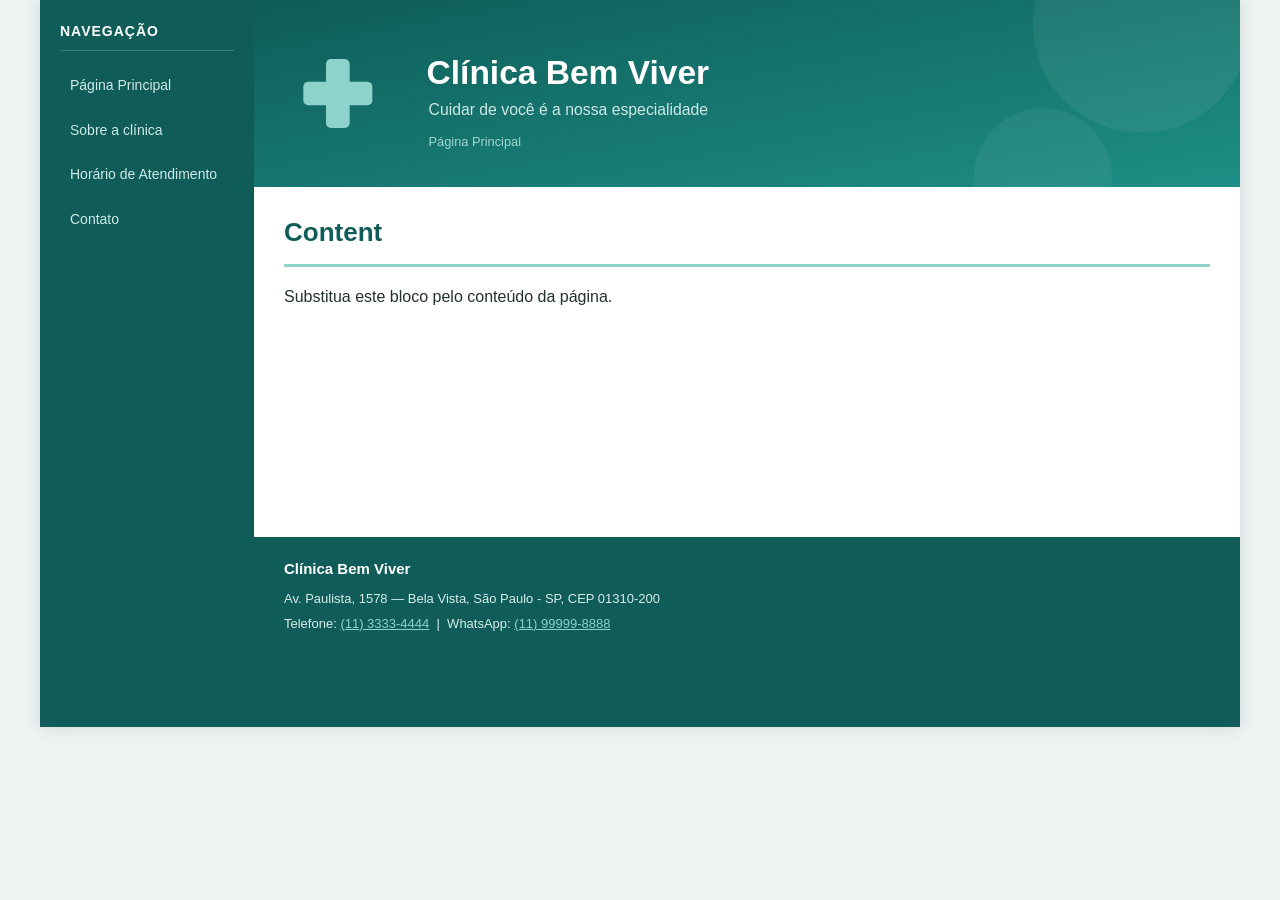
<file: template.html>
<!DOCTYPE html>
<html lang="pt-BR">
<head>
    <meta charset="UTF-8">
    <meta http-equiv="X-UA-Compatible" content="IE=edge">
    <meta name="viewport" content="width=device-width, initial-scale=1.0">
    <title>Template - Utilizar como modelo</title>
    <link rel="stylesheet" href="base.css">
</head>
<body>
    <div class="wrapper">
        <nav class="menu">
            <!-- Aqui vai o seu menu -->
            <h3>Navegação</h3>
            <ul>
                <li><a href="index.html">Página Principal</a></li>
                <li><a href="sobre.html">Sobre a clínica</a></li>
                <li><a href="horario.html">Horário de Atendimento</a></li>
                <li><a href="contato.html">Contato</a></li>
            </ul>
        </nav>

        <div class="main">
            <header class="header">
                <!-- Aqui vai o seu header -->
                <img src="images/principal.svg" alt="Imagem do header">
            </header>

            <main class="content">
                <!-- Aqui vai o seu conteúdo -->
                <h1>Content</h1>
                <p>Substitua este bloco pelo conteúdo da página.</p>
            </main>

            <footer class="footer">
                <!-- Aqui vai o seu rodapé -->
                <h4>Clínica Bem Viver</h4>
                <p>Av. Paulista, 1578 &mdash; Bela Vista, São Paulo - SP, CEP 01310-200</p>
                <p>
                    Telefone: <a href="tel:+551133334444">(11) 3333-4444</a> &nbsp;|&nbsp;
                    WhatsApp: <a href="https://wa.me/5511999998888" target="_blank" rel="noopener">(11) 99999-8888</a>
                </p>
            </footer>
        </div>
    </div>
</body>
</html>
</file>
<file: base.css>
html, body {
    margin: 0;
    padding: 0;
}

body {
    background-color: #eef4f3;
    display: flex;
    justify-content: center;
    font-family: Verdana, Geneva, Tahoma, sans-serif;
    color: #22312f;
    line-height: 1.6;
}

.wrapper {
    width: 1200px;
    display: flex;
    margin: 0 auto;
    background-color: #ffffff;
    box-shadow: 0 0 18px rgba(0, 0, 0, 0.12);
}

/* ---------- MENU LATERAL ---------- */
.menu {
    width: 15%;
    background-color: #0f5c58;
    padding: 20px 20px 0px;
}

.menu h3 {
    color: #ffffff;
    font-size: 14px;
    letter-spacing: 1px;
    text-transform: uppercase;
    border-bottom: 1px solid #2e8079;
    padding-bottom: 8px;
    margin-top: 0;
}

.menu ul {
    list-style: none;
    padding: 0;
    margin: 0;
}

.menu li {
    margin-bottom: 4px;
}

.menu a {
    display: block;
    color: #cfe9e6;
    text-decoration: none;
    padding: 9px 10px;
    border-radius: 5px;
    font-size: 14px;
}

.menu a:hover {
    background-color: #157a74;
    color: #ffffff;
}

.menu a.ativo {
    background-color: #ffffff;
    color: #0f5c58;
    font-weight: bold;
}

/* ---------- COLUNA PRINCIPAL ---------- */
.main {
    display: flex;
    flex-flow: column;
    width: 85%;
}

.header {
    background-color: #0f5c58;
    overflow: hidden;
    line-height: 0;
}

/* width:100% + height:auto mantém a proporção do SVG e garante que
   NENHUM pixel seja cortado. Com object-fit:cover e altura fixa, a
   imagem era cortada 107px de cada lado, decepando os ícones. */
.header img {
    display: block;
    width: 100%;
    height: auto;
}

.content {
    background-color: #ffffff;
    min-height: 300px;
    padding: 25px 30px;
    flex: 1;
}

.content h1 {
    color: #0f5c58;
    font-size: 26px;
    margin-top: 0;
    border-bottom: 3px solid #8ed3cb;
    padding-bottom: 10px;
}

.content h2 {
    color: #157a74;
    font-size: 20px;
    margin-top: 28px;
}

.content h3 {
    color: #157a74;
    font-size: 17px;
}

.content a {
    color: #0f5c58;
}

blockquote {
    background-color: #f0f9f8;
    border-left: 5px solid #8ed3cb;
    margin: 18px 0;
    padding: 12px 18px;
    font-style: italic;
    color: #33504d;
}

mark {
    background-color: #ffe98a;
    padding: 1px 3px;
}

/* ---------- TABELAS ---------- */
table {
    border-collapse: collapse;
    width: 100%;
    margin: 18px 0;
    font-size: 14px;
}

table caption {
    caption-side: top;
    text-align: left;
    font-weight: bold;
    color: #0f5c58;
    padding-bottom: 8px;
}

table th, table td {
    border: 1px solid #bfdedb;
    padding: 10px 12px;
    text-align: center;
}

table thead th {
    background-color: #0f5c58;
    color: #ffffff;
}

table tbody th {
    background-color: #eaf6f5;
    text-align: left;
}

table tbody tr:nth-child(even) td {
    background-color: #f7fbfb;
}

table tbody tr:hover td {
    background-color: #e4f4f2;
}

table tfoot td {
    background-color: #eaf6f5;
    font-size: 12px;
    color: #4a6b68;
    text-align: left;
}

/* ---------- FORMULÁRIO ---------- */
form {
    background-color: #f7fbfb;
    border: 1px solid #d5ebe8;
    border-radius: 8px;
    padding: 20px;
    margin-top: 15px;
}

form label {
    font-weight: bold;
    font-size: 14px;
    color: #0f5c58;
}

input[type="text"],
input[type="email"],
input[type="tel"],
input[type="date"],
select,
textarea {
    width: 100%;
    box-sizing: border-box;
    padding: 9px;
    margin: 6px 0 14px;
    border: 1px solid #b9d6d3;
    border-radius: 5px;
    font-family: inherit;
    font-size: 14px;
    background-color: #ffffff;
}

input:focus, select:focus, textarea:focus {
    outline: 2px solid #8ed3cb;
    border-color: #157a74;
}

textarea {
    resize: vertical;
    min-height: 110px;
}

fieldset {
    border: 1px solid #cfe4e1;
    border-radius: 6px;
    margin-bottom: 18px;
    padding: 15px;
}

legend {
    font-weight: bold;
    color: #0f5c58;
    padding: 0 6px;
}

button {
    padding: 10px 22px;
    border: none;
    border-radius: 5px;
    font-family: inherit;
    font-size: 14px;
    cursor: pointer;
    margin-right: 10px;
}

button[type="submit"] {
    background-color: #0f5c58;
    color: #ffffff;
}

button[type="submit"]:hover {
    background-color: #157a74;
}

button[type="reset"] {
    background-color: #d9e6e4;
    color: #33504d;
}

button[type="reset"]:hover {
    background-color: #c2d6d4;
}

/* ---------- MÍDIAS ---------- */
.mapa {
    border: 3px solid #0f5c58;
    border-radius: 6px;
    width: 100%;
    height: 330px;
    margin-top: 10px;
}

figure {
    margin: 20px 0;
}

figcaption {
    font-size: 12px;
    color: #4a6b68;
    margin-top: 6px;
}

audio {
    width: 100%;
    margin-top: 10px;
}

/* ---------- DESTAQUES / CARDS ---------- */
.destaque {
    background-color: #f0f9f8;
    border-left: 5px solid #8ed3cb;
    padding: 12px 18px;
    margin: 18px 0;
    border-radius: 0 6px 6px 0;
}

.aviso {
    background-color: #fff6e0;
    border-left: 5px solid #f0b429;
    padding: 12px 18px;
    margin: 18px 0;
    border-radius: 0 6px 6px 0;
    font-size: 14px;
}

.voltar-topo {
    display: inline-block;
    margin-top: 25px;
    font-size: 13px;
}

/* ---------- FOOTER ---------- */
.footer {
    background-color: #0f5c58;
    min-height: 150px;
    color: #d7ecea;
    padding: 20px 30px;
    font-size: 13px;
}

.footer h4 {
    color: #ffffff;
    margin: 0 0 8px;
    font-size: 15px;
}

.footer p {
    margin: 4px 0;
}

.footer a {
    color: #8ed3cb;
}

.footer hr {
    border: none;
    border-top: 1px solid #2e8079;
    margin: 14px 0;
}

.footer small {
    color: #a8cbc8;
}
</file>
